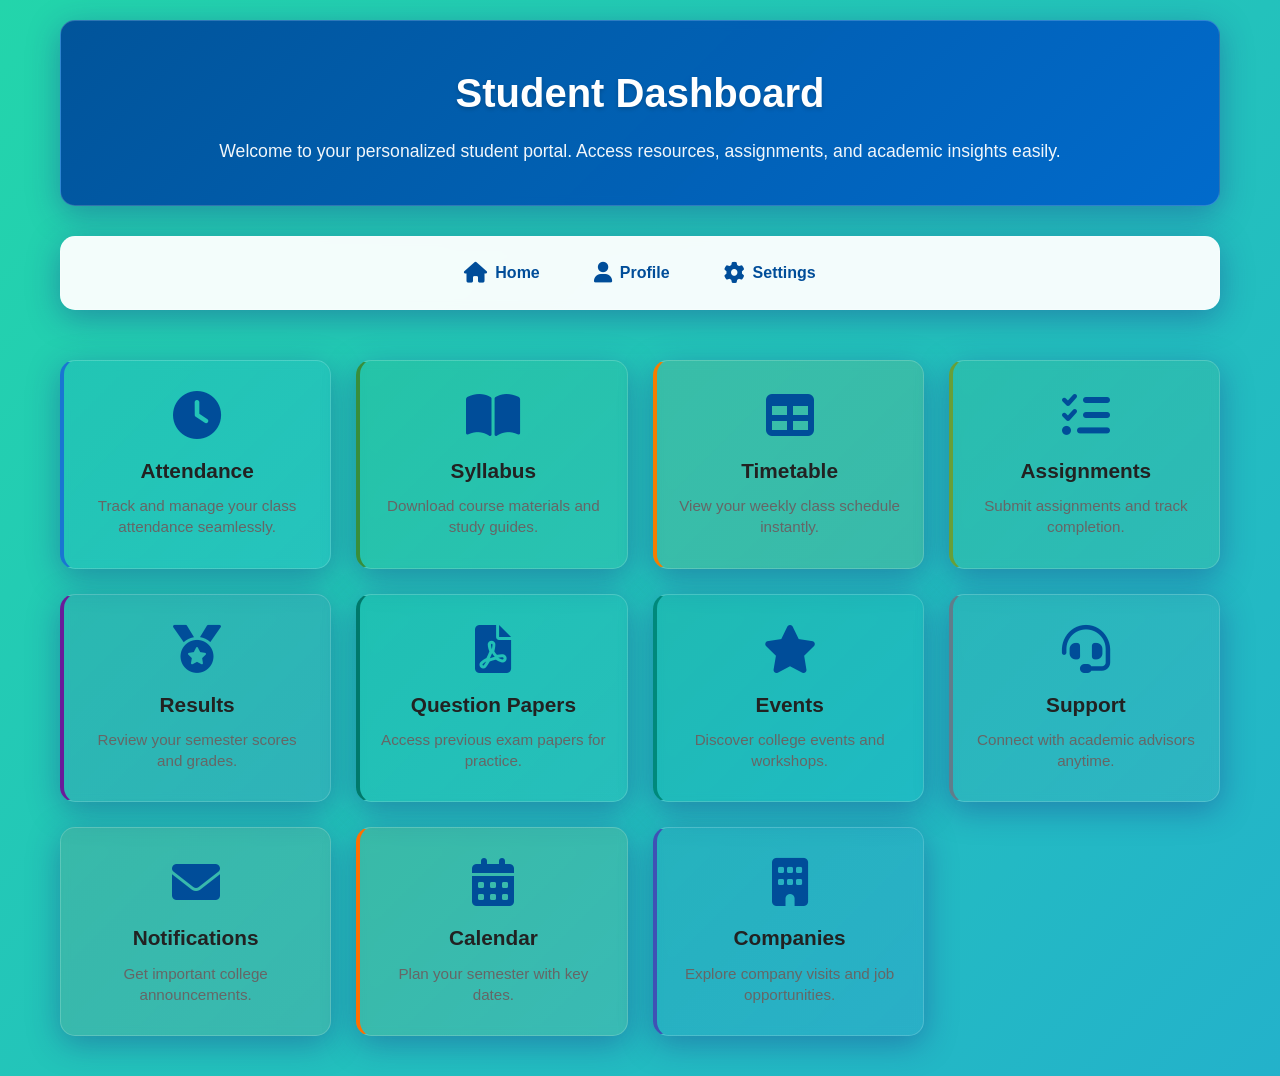
<file: pages/dashboards/student_dashboard.html>
<!DOCTYPE html>
<html lang="en">
<head>
    <meta charset="UTF-8">
    <meta name="viewport" content="width=device-width, initial-scale=1.0">
    <title>Student Dashboard</title>
    <link rel="stylesheet" href="../../assets/css/student_dashboard.css">
    <link rel="stylesheet" href="https://cdnjs.cloudflare.com/ajax/libs/font-awesome/6.0.0-beta3/css/all.min.css">
</head>

<body>
    <!-- Main Dashboard -->
    <main class="dashboard-container">
        <!-- Header Section -->
        <header>
            <h1>Student Dashboard</h1>
            <p>Welcome to your personalized student portal. Access resources, assignments, and academic insights easily.</p>
        </header>

        <!-- Secondary Navigation Menu -->
        <nav class="menu-bar">
            <ul>
                <li><a href="#home"><i class="fas fa-home"></i> Home</a></li>
                <li><a href="../grids/profile.html"><i class="fas fa-user"></i> Profile</a></li>
                <li><a href="#settings"><i class="fas fa-cog"></i> Settings</a></li>
            </ul>
        </nav>

        <!-- Dashboard Grid Section -->
        <section class="dashboard-grid" aria-label="Dashboard Sections">
            <article class="dashboard-card card-blue">
                <a href="../grids/attendance.html">
                    <i class="fas fa-clock"></i>
                    <h2>Attendance</h2>
                    <p>Track and manage your class attendance seamlessly.</p>
                </a>
            </article>
            <article class="dashboard-card card-green">
                <a href="#syllabus">
                    <i class="fas fa-book-open"></i>
                    <h2>Syllabus</h2>
                    <p>Download course materials and study guides.</p>
                </a>
            </article>
            <article class="dashboard-card card-yellow">
                <a href="#timetable">
                    <i class="fas fa-table"></i>
                    <h2>Timetable</h2>
                    <p>View your weekly class schedule instantly.</p>
                </a>
            </article>
            <article class="dashboard-card card-lime">
                <a href="#assignments">
                    <i class="fas fa-tasks"></i>
                    <h2>Assignments</h2>
                    <p>Submit assignments and track completion.</p>
                </a>
            </article>
            <article class="dashboard-card card-purple">
                <a href="../grids/results.html">
                    <i class="fas fa-medal"></i>
                    <h2>Results</h2>
                    <p>Review your semester scores and grades.</p>
                </a>
            </article>
            <article class="dashboard-card card-cyan">
                <a href="#question-papers">
                    <i class="fas fa-file-pdf"></i>
                    <h2>Question Papers</h2>
                    <p>Access previous exam papers for practice.</p>
                </a>
            </article>
            <article class="dashboard-card card-teal">
                <a href="#events">
                    <i class="fas fa-star"></i>
                    <h2>Events</h2>
                    <p>Discover college events and workshops.</p>
                </a>
            </article>
            <article class="dashboard-card card-gray">
                <a href="#support">
                    <i class="fas fa-headset"></i>
                    <h2>Support</h2>
                    <p>Connect with academic advisors anytime.</p>
                </a>
            </article>
            <article class="dashboard-card card-coral">
                <a href="#notifications">
                    <i class="fas fa-envelope"></i>
                    <h2>Notifications</h2>
                    <p>Get important college announcements.</p>
                </a>
            </article>
            <article class="dashboard-card card-amber">
                <a href="#calendar">
                    <i class="fas fa-calendar-alt"></i>
                    <h2>Calendar</h2>
                    <p>Plan your semester with key dates.</p>
                </a>
            </article>
            <article class="dashboard-card card-indigo">
                <a href="../grids/company_visit.html">
                    <i class="fas fa-building"></i>
                    <h2>Companies</h2>
                    <p>Explore company visits and job opportunities.</p>
                </a>
            </article>
        </section>
    </main>
</body>

</html>
</file>
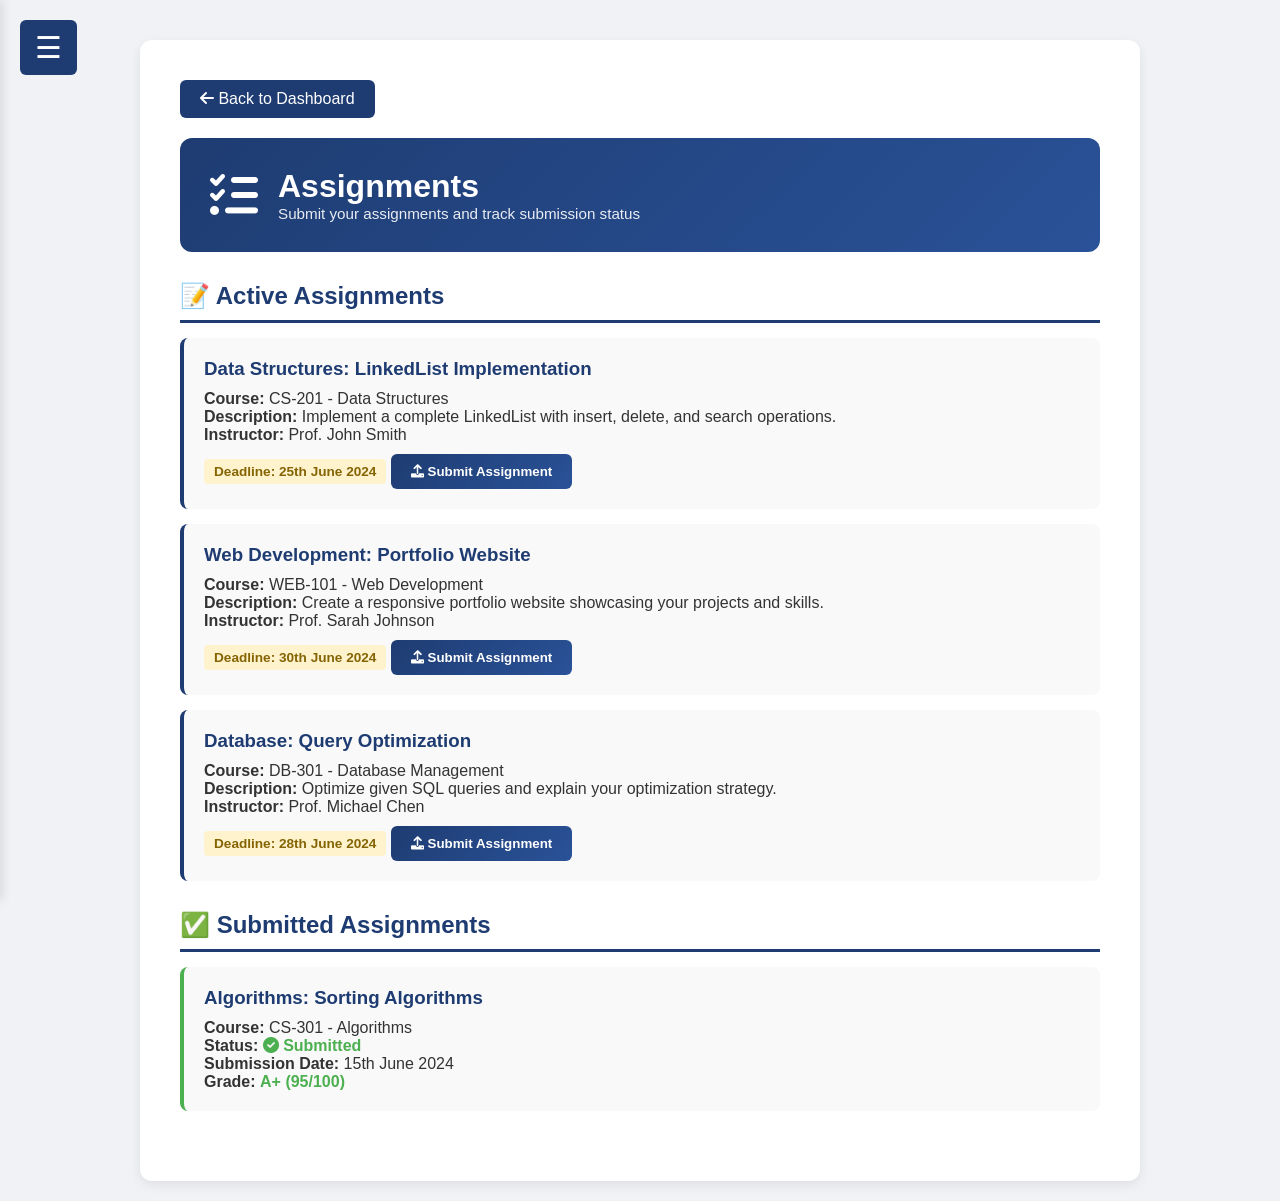
<file: pages/grids/assignments.html>
<!DOCTYPE html>
<html lang="en">
<head>
    <meta charset="UTF-8">
    <meta name="viewport" content="width=device-width, initial-scale=1.0">
    <title>Assignments - Edusphere</title>
    <link rel="stylesheet" href="https://cdnjs.cloudflare.com/ajax/libs/font-awesome/6.0.0-beta3/css/all.min.css">
    <style>
        * {
            margin: 0;
            padding: 0;
            box-sizing: border-box;
        }

        body {
            font-family: 'Segoe UI', Tahoma, Geneva, Verdana, sans-serif;
            background-color: #f0f2f5;
            color: #333;
            display: flex;
            justify-content: center;
            align-items: flex-start;
            min-height: 100vh;
            padding: 20px;
        }

        .container {
            background-color: #ffffff;
            border-radius: 12px;
            box-shadow: 0 4px 12px rgba(0, 0, 0, 0.08);
            width: 90%;
            max-width: 1000px;
            padding: 40px;
            margin-top: 20px;
        }

        .header {
            background: linear-gradient(135deg, #1e3c72, #2a5298);
            color: white;
            padding: 30px;
            border-radius: 12px;
            margin-bottom: 30px;
            display: flex;
            align-items: center;
            gap: 20px;
        }

        .header i {
            font-size: 3rem;
        }

        .header h1 {
            font-size: 2rem;
            font-weight: 700;
        }

        .header p {
            font-size: 0.95rem;
            opacity: 0.9;
        }

        .menu-toggle {
            position: fixed;
            top: 20px;
            left: 20px;
            font-size: 30px;
            cursor: pointer;
            background: #1e3c72;
            color: white;
            border: none;
            border-radius: 6px;
            padding: 10px 15px;
            z-index: 1001;
            transition: all 0.3s ease;
        }

        .sidebar {
            width: 250px;
            height: 100vh;
            background-color: #1e3c72;
            position: fixed;
            left: -250px;
            top: 0;
            transition: left 0.3s ease-in-out;
            padding-top: 60px;
            overflow-y: auto;
            box-shadow: 3px 0 10px rgba(0, 0, 0, 0.1);
            z-index: 1000;
        }

        .sidebar.active {
            left: 0;
        }

        .sidebar a {
            display: block;
            padding: 15px;
            color: white;
            text-decoration: none;
            margin-bottom: 5px;
            border-radius: 5px;
            transition: background 0.3s;
        }

        .sidebar a:hover {
            background-color: rgba(255, 255, 255, 0.2);
        }

        .content-section {
            margin-bottom: 30px;
        }

        .content-section h2 {
            color: #1e3c72;
            font-size: 1.5rem;
            margin-bottom: 15px;
            padding-bottom: 10px;
            border-bottom: 3px solid #1e3c72;
        }

        .assignment-card {
            background: #f9f9f9;
            border-left: 4px solid #1e3c72;
            border-radius: 8px;
            padding: 20px;
            margin-bottom: 15px;
            transition: all 0.3s ease;
        }

        .assignment-card:hover {
            box-shadow: 0 4px 12px rgba(0, 0, 0, 0.08);
            transform: translateY(-2px);
        }

        .assignment-card h3 {
            color: #1e3c72;
            margin-bottom: 10px;
        }

        .deadline {
            display: inline-block;
            background: #fff3cd;
            color: #856404;
            padding: 5px 10px;
            border-radius: 4px;
            font-size: 0.85rem;
            font-weight: 600;
            margin-top: 10px;
        }

        .submit-btn {
            background: linear-gradient(135deg, #1e3c72, #2a5298);
            color: white;
            border: none;
            padding: 10px 20px;
            border-radius: 6px;
            cursor: pointer;
            transition: all 0.3s ease;
            font-weight: 600;
            margin-top: 10px;
        }

        .submit-btn:hover {
            transform: translateY(-2px);
            box-shadow: 0 4px 12px rgba(30, 60, 114, 0.3);
        }

        .back-btn {
            display: inline-block;
            background: #1e3c72;
            color: white;
            padding: 10px 20px;
            border-radius: 6px;
            text-decoration: none;
            margin-bottom: 20px;
            transition: all 0.3s ease;
        }

        .back-btn:hover {
            background: #2a5298;
        }
    </style>
</head>
<body>
    <button class="menu-toggle" onclick="toggleSidebar()">☰</button>

    <div class="sidebar" id="sidebar">
        <a href="../dashboards/student_dashboard.html">Back to Dashboard</a>
        <a href="profile.html">Profile</a>
        <a href="attendance.html">Attendance</a>
        <a href="syllabus.html">Syllabus</a>
        <a href="timetable.html">Timetable</a>
        <a href="assignments.html">Assignments</a>
        <a href="results.html">Results</a>
        <a href="question_papers.html">Question Papers</a>
        <a href="events.html">Events</a>
        <a href="support.html">Support</a>
        <a href="notifications.html">Notifications</a>
        <a href="academic_calendar.html">Academic Calendar</a>
        <a href="company_visit.html">Company Visits</a>
        <a href="settings.html">Settings</a>
    </div>

    <div class="container">
        <a href="../dashboards/student_dashboard.html" class="back-btn"><i class="fas fa-arrow-left"></i> Back to Dashboard</a>
        
        <div class="header">
            <i class="fas fa-tasks"></i>
            <div>
                <h1>Assignments</h1>
                <p>Submit your assignments and track submission status</p>
            </div>
        </div>

        <div class="content-section">
            <h2>📝 Active Assignments</h2>

            <div class="assignment-card">
                <h3>Data Structures: LinkedList Implementation</h3>
                <p><strong>Course:</strong> CS-201 - Data Structures</p>
                <p><strong>Description:</strong> Implement a complete LinkedList with insert, delete, and search operations.</p>
                <p><strong>Instructor:</strong> Prof. John Smith</p>
                <div class="deadline">Deadline: 25th June 2024</div>
                <button class="submit-btn"><i class="fas fa-upload"></i> Submit Assignment</button>
            </div>

            <div class="assignment-card">
                <h3>Web Development: Portfolio Website</h3>
                <p><strong>Course:</strong> WEB-101 - Web Development</p>
                <p><strong>Description:</strong> Create a responsive portfolio website showcasing your projects and skills.</p>
                <p><strong>Instructor:</strong> Prof. Sarah Johnson</p>
                <div class="deadline">Deadline: 30th June 2024</div>
                <button class="submit-btn"><i class="fas fa-upload"></i> Submit Assignment</button>
            </div>

            <div class="assignment-card">
                <h3>Database: Query Optimization</h3>
                <p><strong>Course:</strong> DB-301 - Database Management</p>
                <p><strong>Description:</strong> Optimize given SQL queries and explain your optimization strategy.</p>
                <p><strong>Instructor:</strong> Prof. Michael Chen</p>
                <div class="deadline">Deadline: 28th June 2024</div>
                <button class="submit-btn"><i class="fas fa-upload"></i> Submit Assignment</button>
            </div>
        </div>

        <div class="content-section">
            <h2>✅ Submitted Assignments</h2>

            <div class="assignment-card" style="border-left-color: #4caf50;">
                <h3>Algorithms: Sorting Algorithms</h3>
                <p><strong>Course:</strong> CS-301 - Algorithms</p>
                <p><strong>Status:</strong> <span style="color: #4caf50; font-weight: 600;"><i class="fas fa-check-circle"></i> Submitted</span></p>
                <p><strong>Submission Date:</strong> 15th June 2024</p>
                <p><strong>Grade:</strong> <span style="color: #4caf50; font-weight: 600;">A+ (95/100)</span></p>
            </div>
        </div>
    </div>

    <script>
        function toggleSidebar() {
            const sidebar = document.getElementById('sidebar');
            sidebar.classList.toggle('active');
        }
    </script>
</body>
</html>
</file>
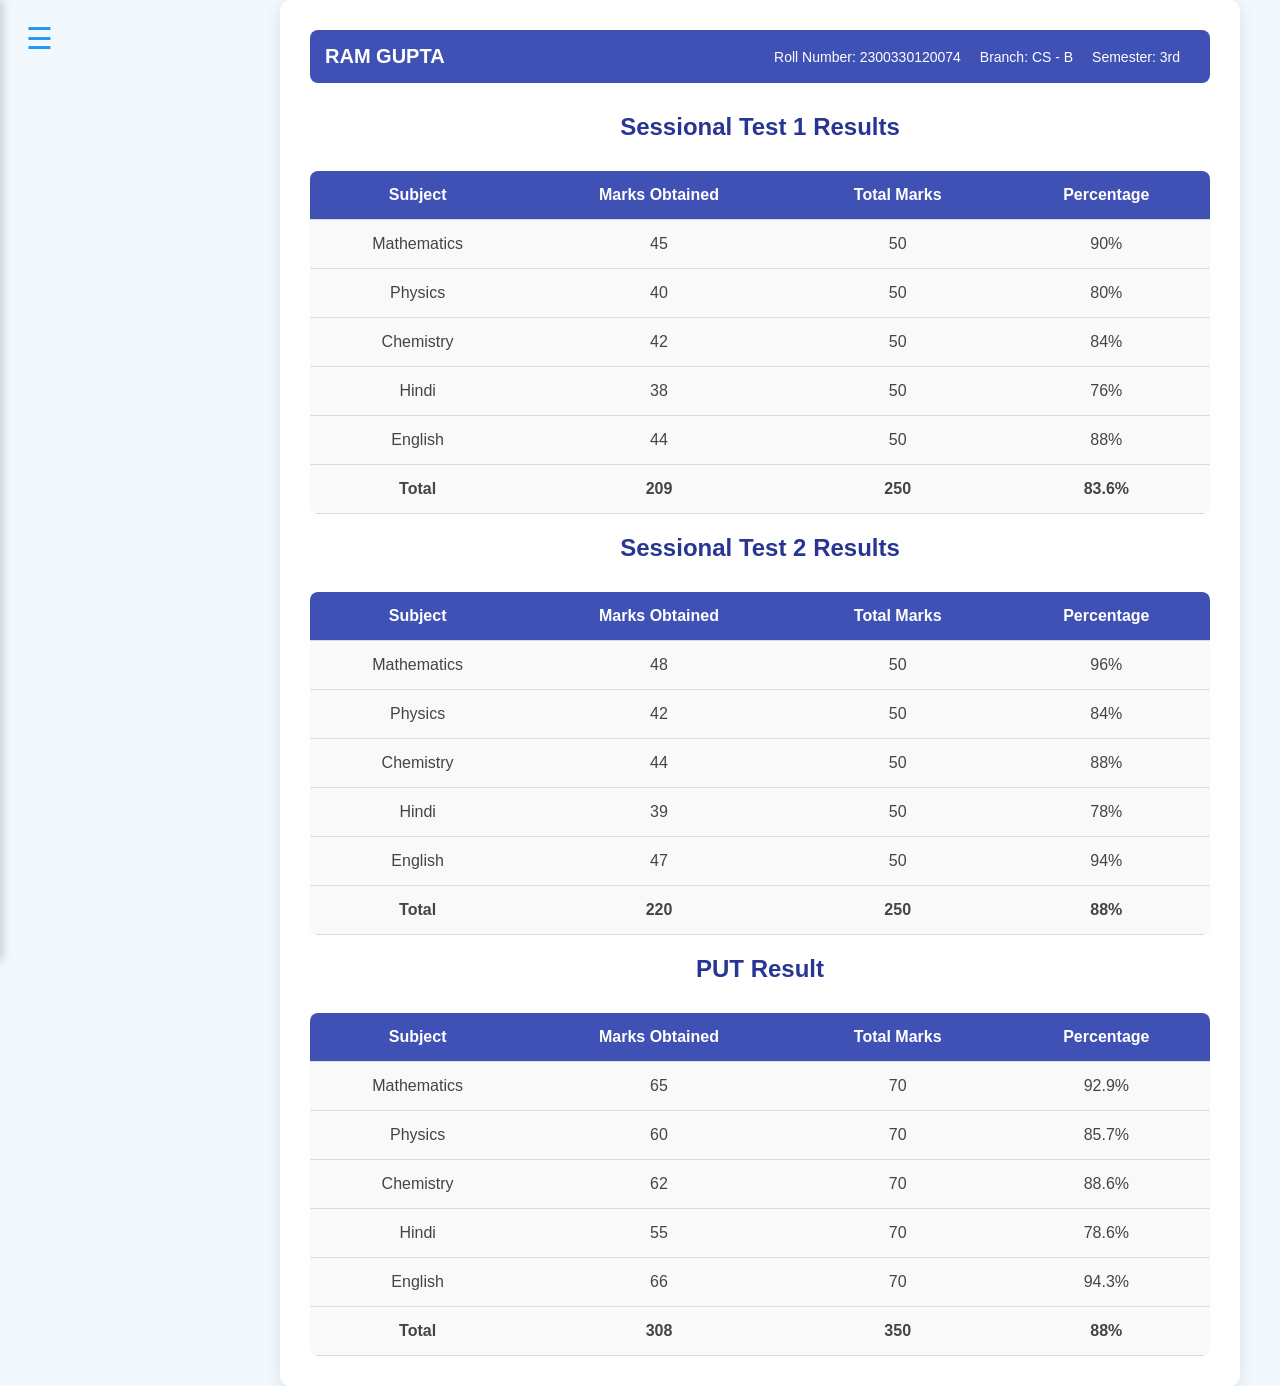
<file: pages/grids/results.html>
<!DOCTYPE html>
<html lang="en">
<head>
    <meta charset="UTF-8">
    <meta name="viewport" content="width=device-width, initial-scale=1.0">
    <title>Sessional & Semester Results</title>
    <style>
        /* Global Styles */
        body {
            font-family: 'Segoe UI', Tahoma, Geneva, Verdana, sans-serif;
            background-color: #f1f8fe; /* Soft light blue background */
            margin: 0;
            padding: 0;
            color: #333;
            display: flex;
        }

        .container {
            max-width: 900px;
            margin-left: 280px;
            background-color: #ffffff;
            padding: 30px;
            border-radius: 10px;
            box-shadow: 0 4px 15px rgba(0, 0, 0, 0.1);
            flex-grow: 1;
            transition: margin-left 0.3s ease-in-out;
        }

        h2 {
            text-align: center;
            color: #283593; /* Dark blue heading */
            margin-bottom: 20px;
        }

        /* Table Styles */
        table {
            width: 100%;
            border-collapse: collapse;
            margin-top: 30px;
            border-radius: 8px;
            overflow: hidden;
        }

        th, td {
            padding: 15px;
            text-align: center;
            border-bottom: 1px solid #ddd;
        }

        th {
            background-color: #3f51b5; /* Vibrant blue */
            color: white;
            font-weight: bold;
        }

        td {
            background-color: #f9f9f9;
            color: #444;
        }

        td:hover {
            background-color: #f1f8fe;
        }

        /* Sidebar Styles */
        .sidebar {
            width: 250px;
            height: 100vh;
            background-color: #2196f3; /* Blue color */
            position: fixed;
            top: 0;
            left: -250px;
            transition: left 0.3s ease;
            padding-top: 60px;
            overflow-y: auto;
            box-shadow: 2px 0 10px rgba(0, 0, 0, 0.2);
        }

        .sidebar.active {
            left: 0;
        }

        .sidebar a {
            padding: 15px;
            color: #fff;
            text-decoration: none;
            font-size: 16px;
            display: block;
            margin: 5px 0;
            transition: background 0.3s ease;
            border-radius: 5px;
        }

        .sidebar a:hover {
            background-color: #0288d1;
        }

        .menu-toggle {
            position: fixed;
            top: 20px;
            left: 20px;
            font-size: 30px;
            color: #2196f3;
            background: transparent;
            border: none;
            cursor: pointer;
            z-index: 1001;
        }

        .menu-toggle:hover {
            color: #0288d1;
        }

        /* Profile Header */
        .profile-header {
            display: flex;
            justify-content: space-between;
            align-items: center;
            padding: 15px;
            background-color: #3f51b5;
            color: white;
            border-radius: 8px;
            margin-bottom: 30px;
        }

        .profile-header .name {
            font-size: 20px;
            font-weight: bold;
        }

        .profile-header .details {
            font-size: 14px;
        }

        .profile-header .details span {
            margin-right: 15px;
        }

        /* Button Styling */
        .button {
            background-color: #3f51b5;
            color: white;
            padding: 10px 20px;
            border: none;
            border-radius: 5px;
            cursor: pointer;
            transition: background 0.3s ease;
        }

        .button:hover {
            background-color: #283593;
        }

    </style>
</head>
<body>

<!-- Menu Toggle Button -->
<button class="menu-toggle" onclick="toggleSidebar()">&#9776;</button>

<!-- Sidebar -->
<div class="sidebar" id="sidebar">
    <a href="../dashboards/student_dashboard.html">Back to Dashboard</a>
    <a href="profile.html">Profile</a>
    <a href="attendance.html">Attendance</a>
    <a href="syllabus.html">Syllabus</a>
    <a href="timetable.html">Timetable</a>
    <a href="assignments.html">Assignments</a>
    <a href="results.html">Results</a>
    <a href="question_papers.html">Question Papers</a>
    <a href="events.html">Events</a>
    <a href="support.html">Support</a>
    <a href="notifications.html">Notifications</a>
    <a href="academic_calendar.html">Academic Calendar</a>
    <a href="company_visit.html">Company Visits</a>
    <a href="settings.html">Settings</a>
</div>

<!-- Main Content -->
<div class="container">
    <!-- Profile Header -->
    <div class="profile-header">
        <div class="name">RAM GUPTA</div>
        <div class="details">
            <span>Roll Number: 2300330120074</span>
            <span>Branch: CS - B</span>
            <span>Semester: 3rd</span>
        </div>
    </div>

    <!-- Sessional Results -->
    <h2>Sessional Test 1 Results</h2>
    <table>
        <thead>
            <tr>
                <th>Subject</th>
                <th>Marks Obtained</th>
                <th>Total Marks</th>
                <th>Percentage</th>
            </tr>
        </thead>
        <tbody>
            <tr><td>Mathematics</td><td>45</td><td>50</td><td>90%</td></tr>
            <tr><td>Physics</td><td>40</td><td>50</td><td>80%</td></tr>
            <tr><td>Chemistry</td><td>42</td><td>50</td><td>84%</td></tr>
            <tr><td>Hindi</td><td>38</td><td>50</td><td>76%</td></tr>
            <tr><td>English</td><td>44</td><td>50</td><td>88%</td></tr>
            <tr><td><strong>Total</strong></td><td><strong>209</strong></td><td><strong>250</strong></td><td><strong>83.6%</strong></td></tr>
        </tbody>
    </table>

    <h2>Sessional Test 2 Results</h2>
    <table>
        <thead>
            <tr>
                <th>Subject</th>
                <th>Marks Obtained</th>
                <th>Total Marks</th>
                <th>Percentage</th>
            </tr>
        </thead>
        <tbody>
            <tr><td>Mathematics</td><td>48</td><td>50</td><td>96%</td></tr>
            <tr><td>Physics</td><td>42</td><td>50</td><td>84%</td></tr>
            <tr><td>Chemistry</td><td>44</td><td>50</td><td>88%</td></tr>
            <tr><td>Hindi</td><td>39</td><td>50</td><td>78%</td></tr>
            <tr><td>English</td><td>47</td><td>50</td><td>94%</td></tr>
            <tr><td><strong>Total</strong></td><td><strong>220</strong></td><td><strong>250</strong></td><td><strong>88%</strong></td></tr>
        </tbody>
    </table>

    <h2>PUT Result</h2>
    <table>
        <thead>
            <tr>
                <th>Subject</th>
                <th>Marks Obtained</th>
                <th>Total Marks</th>
                <th>Percentage</th>
            </tr>
        </thead>
        <tbody>
            <tr><td>Mathematics</td><td>65</td><td>70</td><td>92.9%</td></tr>
            <tr><td>Physics</td><td>60</td><td>70</td><td>85.7%</td></tr>
            <tr><td>Chemistry</td><td>62</td><td>70</td><td>88.6%</td></tr>
            <tr><td>Hindi</td><td>55</td><td>70</td><td>78.6%</td></tr>
            <tr><td>English</td><td>66</td><td>70</td><td>94.3%</td></tr>
            <tr><td><strong>Total</strong></td><td><strong>308</strong></td><td><strong>350</strong></td><td><strong>88%</strong></td></tr>
        </tbody>
    </table>
</div>

<script>
    function toggleSidebar() {
        const sidebar = document.getElementById("sidebar");
        sidebar.classList.toggle("active");
    }
</script>

</body>
</html>
</file>
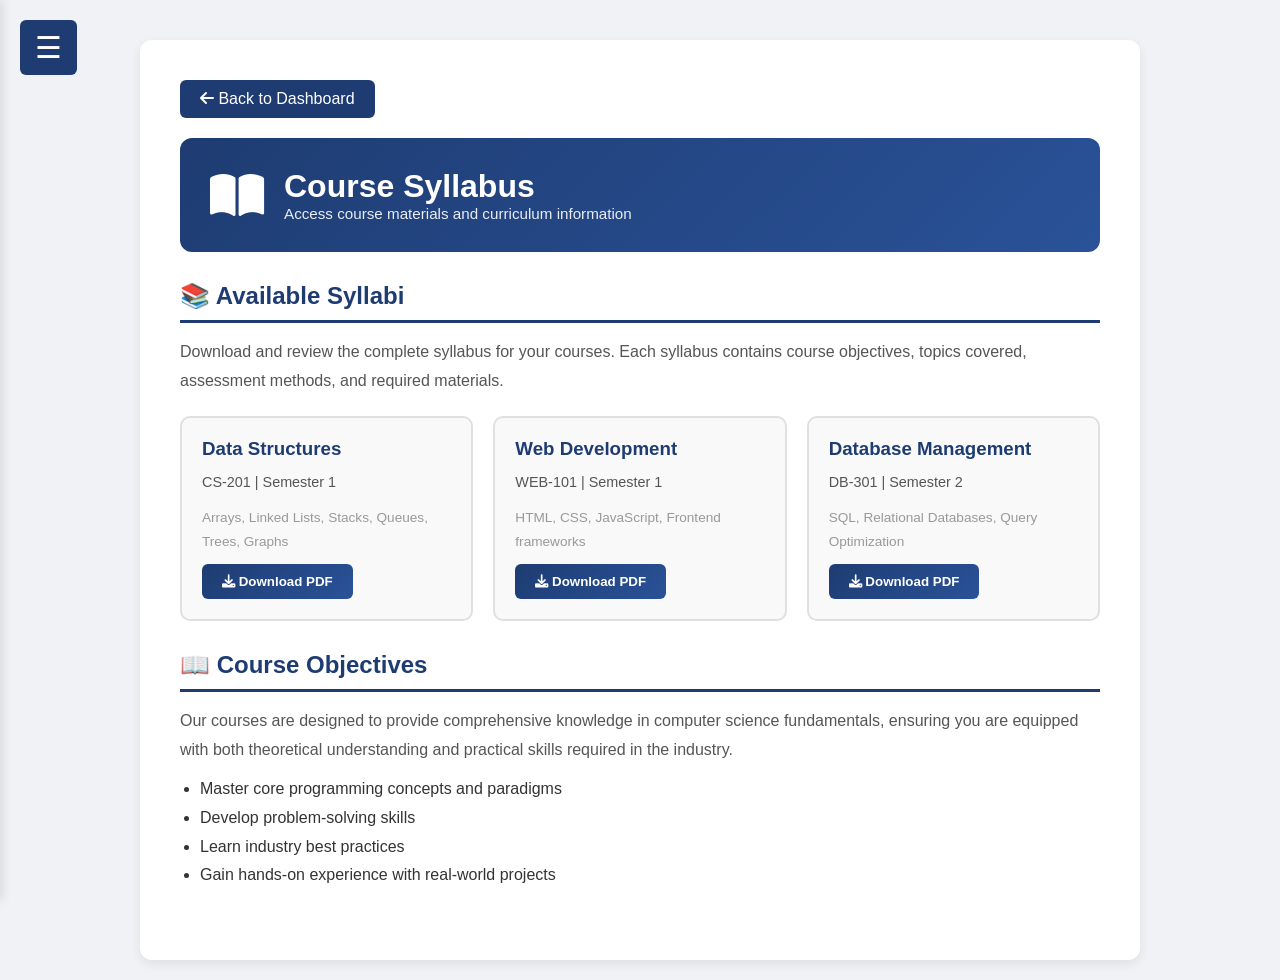
<file: pages/grids/syllabus.html>
<!DOCTYPE html>
<html lang="en">
<head>
    <meta charset="UTF-8">
    <meta name="viewport" content="width=device-width, initial-scale=1.0">
    <title>Syllabus - Edusphere</title>
    <link rel="stylesheet" href="https://cdnjs.cloudflare.com/ajax/libs/font-awesome/6.0.0-beta3/css/all.min.css">
    <style>
        * {
            margin: 0;
            padding: 0;
            box-sizing: border-box;
        }

        body {
            font-family: 'Segoe UI', Tahoma, Geneva, Verdana, sans-serif;
            background-color: #f0f2f5;
            color: #333;
            display: flex;
            justify-content: center;
            align-items: flex-start;
            min-height: 100vh;
            padding: 20px;
        }

        .container {
            background-color: #ffffff;
            border-radius: 12px;
            box-shadow: 0 4px 12px rgba(0, 0, 0, 0.08);
            width: 90%;
            max-width: 1000px;
            padding: 40px;
            margin-top: 20px;
        }

        .header {
            background: linear-gradient(135deg, #1e3c72, #2a5298);
            color: white;
            padding: 30px;
            border-radius: 12px;
            margin-bottom: 30px;
            display: flex;
            align-items: center;
            gap: 20px;
        }

        .header i {
            font-size: 3rem;
        }

        .header h1 {
            font-size: 2rem;
            font-weight: 700;
        }

        .header p {
            font-size: 0.95rem;
            opacity: 0.9;
        }

        .menu-toggle {
            position: fixed;
            top: 20px;
            left: 20px;
            font-size: 30px;
            cursor: pointer;
            background: #1e3c72;
            color: white;
            border: none;
            border-radius: 6px;
            padding: 10px 15px;
            z-index: 1001;
            transition: all 0.3s ease;
        }

        .menu-toggle:hover {
            background: #2a5298;
        }

        .sidebar {
            width: 250px;
            height: 100vh;
            background-color: #1e3c72;
            position: fixed;
            left: -250px;
            top: 0;
            transition: left 0.3s ease-in-out;
            padding-top: 60px;
            overflow-y: auto;
            box-shadow: 3px 0 10px rgba(0, 0, 0, 0.1);
            z-index: 1000;
        }

        .sidebar.active {
            left: 0;
        }

        .sidebar a {
            display: block;
            padding: 15px;
            color: white;
            text-decoration: none;
            margin-bottom: 5px;
            border-radius: 5px;
            transition: background 0.3s;
        }

        .sidebar a:hover {
            background-color: rgba(255, 255, 255, 0.2);
        }

        .content-section {
            margin-bottom: 30px;
        }

        .content-section h2 {
            color: #1e3c72;
            font-size: 1.5rem;
            margin-bottom: 15px;
            padding-bottom: 10px;
            border-bottom: 3px solid #1e3c72;
        }

        .content-section p {
            line-height: 1.8;
            color: #555;
            margin-bottom: 10px;
        }

        .course-list {
            display: grid;
            grid-template-columns: repeat(auto-fill, minmax(250px, 1fr));
            gap: 20px;
            margin-top: 20px;
        }

        .course-card {
            background: #f9f9f9;
            border: 2px solid #e0e0e0;
            border-radius: 10px;
            padding: 20px;
            transition: all 0.3s ease;
        }

        .course-card:hover {
            border-color: #1e3c72;
            box-shadow: 0 6px 12px rgba(30, 60, 114, 0.15);
        }

        .course-card h3 {
            color: #1e3c72;
            margin-bottom: 10px;
        }

        .course-card p {
            font-size: 0.9rem;
        }

        .download-btn {
            background: linear-gradient(135deg, #1e3c72, #2a5298);
            color: white;
            border: none;
            padding: 10px 20px;
            border-radius: 6px;
            cursor: pointer;
            transition: all 0.3s ease;
            font-weight: 600;
        }

        .download-btn:hover {
            transform: translateY(-2px);
            box-shadow: 0 4px 12px rgba(30, 60, 114, 0.3);
        }

        .back-btn {
            display: inline-block;
            background: #1e3c72;
            color: white;
            padding: 10px 20px;
            border-radius: 6px;
            text-decoration: none;
            margin-bottom: 20px;
            transition: all 0.3s ease;
        }

        .back-btn:hover {
            background: #2a5298;
            transform: translateX(-3px);
        }
    </style>
</head>
<body>
    <button class="menu-toggle" onclick="toggleSidebar()">☰</button>

    <div class="sidebar" id="sidebar">
        <a href="../dashboards/student_dashboard.html">Back to Dashboard</a>
        <a href="profile.html">Profile</a>
        <a href="attendance.html">Attendance</a>
        <a href="syllabus.html">Syllabus</a>
        <a href="timetable.html">Timetable</a>
        <a href="assignments.html">Assignments</a>
        <a href="results.html">Results</a>
        <a href="question_papers.html">Question Papers</a>
        <a href="events.html">Events</a>
        <a href="support.html">Support</a>
        <a href="notifications.html">Notifications</a>
        <a href="academic_calendar.html">Academic Calendar</a>
        <a href="company_visit.html">Company Visits</a>
        <a href="settings.html">Settings</a>
    </div>

    <div class="container">
        <a href="../dashboards/student_dashboard.html" class="back-btn"><i class="fas fa-arrow-left"></i> Back to Dashboard</a>
        
        <div class="header">
            <i class="fas fa-book-open"></i>
            <div>
                <h1>Course Syllabus</h1>
                <p>Access course materials and curriculum information</p>
            </div>
        </div>

        <div class="content-section">
            <h2>📚 Available Syllabi</h2>
            <p>Download and review the complete syllabus for your courses. Each syllabus contains course objectives, topics covered, assessment methods, and required materials.</p>
            
            <div class="course-list">
                <div class="course-card">
                    <h3>Data Structures</h3>
                    <p>CS-201 | Semester 1</p>
                    <p style="font-size: 0.85rem; color: #999; margin-top: 10px;">Arrays, Linked Lists, Stacks, Queues, Trees, Graphs</p>
                    <button class="download-btn" onclick="alert('Downloading syllabus...')"><i class="fas fa-download"></i> Download PDF</button>
                </div>

                <div class="course-card">
                    <h3>Web Development</h3>
                    <p>WEB-101 | Semester 1</p>
                    <p style="font-size: 0.85rem; color: #999; margin-top: 10px;">HTML, CSS, JavaScript, Frontend frameworks</p>
                    <button class="download-btn" onclick="alert('Downloading syllabus...')"><i class="fas fa-download"></i> Download PDF</button>
                </div>

                <div class="course-card">
                    <h3>Database Management</h3>
                    <p>DB-301 | Semester 2</p>
                    <p style="font-size: 0.85rem; color: #999; margin-top: 10px;">SQL, Relational Databases, Query Optimization</p>
                    <button class="download-btn" onclick="alert('Downloading syllabus...')"><i class="fas fa-download"></i> Download PDF</button>
                </div>
            </div>
        </div>

        <div class="content-section">
            <h2>📖 Course Objectives</h2>
            <p>Our courses are designed to provide comprehensive knowledge in computer science fundamentals, ensuring you are equipped with both theoretical understanding and practical skills required in the industry.</p>
            <ul style="margin-left: 20px; line-height: 1.8;">
                <li>Master core programming concepts and paradigms</li>
                <li>Develop problem-solving skills</li>
                <li>Learn industry best practices</li>
                <li>Gain hands-on experience with real-world projects</li>
            </ul>
        </div>
    </div>

    <script>
        function toggleSidebar() {
            const sidebar = document.getElementById('sidebar');
            sidebar.classList.toggle('active');
        }
    </script>
</body>
</html>
</file>
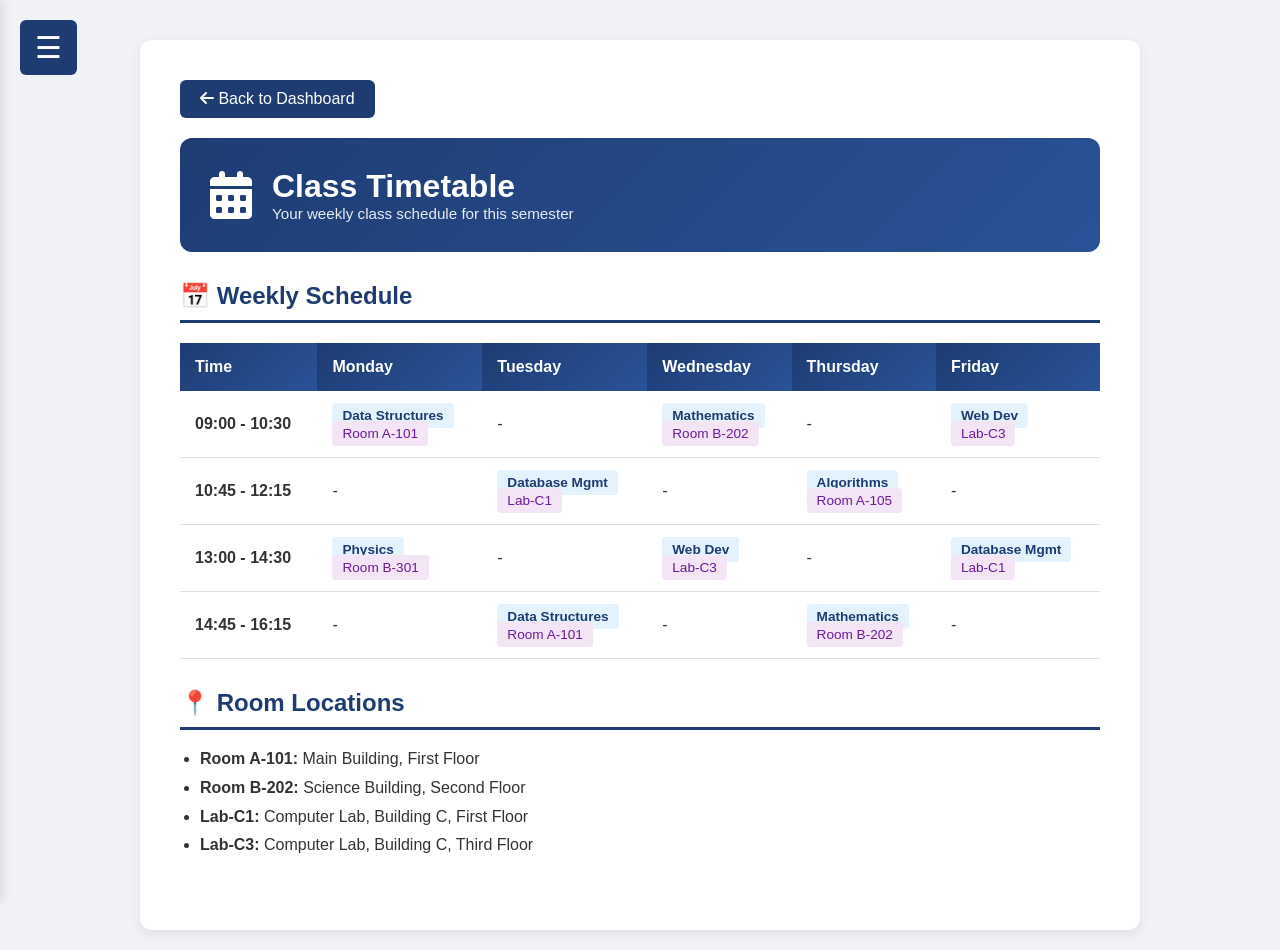
<file: pages/grids/timetable.html>
<!DOCTYPE html>
<html lang="en">
<head>
    <meta charset="UTF-8">
    <meta name="viewport" content="width=device-width, initial-scale=1.0">
    <title>Timetable - Edusphere</title>
    <link rel="stylesheet" href="https://cdnjs.cloudflare.com/ajax/libs/font-awesome/6.0.0-beta3/css/all.min.css">
    <style>
        * {
            margin: 0;
            padding: 0;
            box-sizing: border-box;
        }

        body {
            font-family: 'Segoe UI', Tahoma, Geneva, Verdana, sans-serif;
            background-color: #f0f2f5;
            color: #333;
            display: flex;
            justify-content: center;
            align-items: flex-start;
            min-height: 100vh;
            padding: 20px;
        }

        .container {
            background-color: #ffffff;
            border-radius: 12px;
            box-shadow: 0 4px 12px rgba(0, 0, 0, 0.08);
            width: 90%;
            max-width: 1000px;
            padding: 40px;
            margin-top: 20px;
        }

        .header {
            background: linear-gradient(135deg, #1e3c72, #2a5298);
            color: white;
            padding: 30px;
            border-radius: 12px;
            margin-bottom: 30px;
            display: flex;
            align-items: center;
            gap: 20px;
        }

        .header i {
            font-size: 3rem;
        }

        .header h1 {
            font-size: 2rem;
            font-weight: 700;
        }

        .header p {
            font-size: 0.95rem;
            opacity: 0.9;
        }

        .menu-toggle {
            position: fixed;
            top: 20px;
            left: 20px;
            font-size: 30px;
            cursor: pointer;
            background: #1e3c72;
            color: white;
            border: none;
            border-radius: 6px;
            padding: 10px 15px;
            z-index: 1001;
            transition: all 0.3s ease;
        }

        .menu-toggle:hover {
            background: #2a5298;
        }

        .sidebar {
            width: 250px;
            height: 100vh;
            background-color: #1e3c72;
            position: fixed;
            left: -250px;
            top: 0;
            transition: left 0.3s ease-in-out;
            padding-top: 60px;
            overflow-y: auto;
            box-shadow: 3px 0 10px rgba(0, 0, 0, 0.1);
            z-index: 1000;
        }

        .sidebar.active {
            left: 0;
        }

        .sidebar a {
            display: block;
            padding: 15px;
            color: white;
            text-decoration: none;
            margin-bottom: 5px;
            border-radius: 5px;
            transition: background 0.3s;
        }

        .sidebar a:hover {
            background-color: rgba(255, 255, 255, 0.2);
        }

        .content-section {
            margin-bottom: 30px;
        }

        .content-section h2 {
            color: #1e3c72;
            font-size: 1.5rem;
            margin-bottom: 15px;
            padding-bottom: 10px;
            border-bottom: 3px solid #1e3c72;
        }

        .timetable {
            width: 100%;
            border-collapse: collapse;
            margin-top: 20px;
        }

        .timetable th {
            background: linear-gradient(135deg, #1e3c72, #2a5298);
            color: white;
            padding: 15px;
            text-align: left;
            font-weight: 600;
        }

        .timetable td {
            padding: 15px;
            border-bottom: 1px solid #e0e0e0;
        }

        .timetable tr:hover {
            background-color: #f9f9f9;
        }

        .course-tag {
            background: #e3f2fd;
            color: #1e3c72;
            padding: 5px 10px;
            border-radius: 4px;
            font-size: 0.85rem;
            font-weight: 600;
        }

        .room-tag {
            background: #f3e5f5;
            color: #6a1b9a;
            padding: 5px 10px;
            border-radius: 4px;
            font-size: 0.85rem;
        }

        .back-btn {
            display: inline-block;
            background: #1e3c72;
            color: white;
            padding: 10px 20px;
            border-radius: 6px;
            text-decoration: none;
            margin-bottom: 20px;
            transition: all 0.3s ease;
        }

        .back-btn:hover {
            background: #2a5298;
            transform: translateX(-3px);
        }
    </style>
</head>
<body>
    <button class="menu-toggle" onclick="toggleSidebar()">☰</button>

    <div class="sidebar" id="sidebar">
        <a href="../dashboards/student_dashboard.html">Back to Dashboard</a>
        <a href="profile.html">Profile</a>
        <a href="attendance.html">Attendance</a>
        <a href="syllabus.html">Syllabus</a>
        <a href="timetable.html">Timetable</a>
        <a href="assignments.html">Assignments</a>
        <a href="results.html">Results</a>
        <a href="question_papers.html">Question Papers</a>
        <a href="events.html">Events</a>
        <a href="support.html">Support</a>
        <a href="notifications.html">Notifications</a>
        <a href="academic_calendar.html">Academic Calendar</a>
        <a href="company_visit.html">Company Visits</a>
        <a href="settings.html">Settings</a>
    </div>

    <div class="container">
        <a href="../dashboards/student_dashboard.html" class="back-btn"><i class="fas fa-arrow-left"></i> Back to Dashboard</a>
        
        <div class="header">
            <i class="fas fa-calendar-days"></i>
            <div>
                <h1>Class Timetable</h1>
                <p>Your weekly class schedule for this semester</p>
            </div>
        </div>

        <div class="content-section">
            <h2>📅 Weekly Schedule</h2>
            <table class="timetable">
                <thead>
                    <tr>
                        <th>Time</th>
                        <th>Monday</th>
                        <th>Tuesday</th>
                        <th>Wednesday</th>
                        <th>Thursday</th>
                        <th>Friday</th>
                    </tr>
                </thead>
                <tbody>
                    <tr>
                        <td><strong>09:00 - 10:30</strong></td>
                        <td><span class="course-tag">Data Structures</span><br><span class="room-tag">Room A-101</span></td>
                        <td>-</td>
                        <td><span class="course-tag">Mathematics</span><br><span class="room-tag">Room B-202</span></td>
                        <td>-</td>
                        <td><span class="course-tag">Web Dev</span><br><span class="room-tag">Lab-C3</span></td>
                    </tr>
                    <tr>
                        <td><strong>10:45 - 12:15</strong></td>
                        <td>-</td>
                        <td><span class="course-tag">Database Mgmt</span><br><span class="room-tag">Lab-C1</span></td>
                        <td>-</td>
                        <td><span class="course-tag">Algorithms</span><br><span class="room-tag">Room A-105</span></td>
                        <td>-</td>
                    </tr>
                    <tr>
                        <td><strong>13:00 - 14:30</strong></td>
                        <td><span class="course-tag">Physics</span><br><span class="room-tag">Room B-301</span></td>
                        <td>-</td>
                        <td><span class="course-tag">Web Dev</span><br><span class="room-tag">Lab-C3</span></td>
                        <td>-</td>
                        <td><span class="course-tag">Database Mgmt</span><br><span class="room-tag">Lab-C1</span></td>
                    </tr>
                    <tr>
                        <td><strong>14:45 - 16:15</strong></td>
                        <td>-</td>
                        <td><span class="course-tag">Data Structures</span><br><span class="room-tag">Room A-101</span></td>
                        <td>-</td>
                        <td><span class="course-tag">Mathematics</span><br><span class="room-tag">Room B-202</span></td>
                        <td>-</td>
                    </tr>
                </tbody>
            </table>
        </div>

        <div class="content-section">
            <h2>📍 Room Locations</h2>
            <ul style="margin-left: 20px; line-height: 1.8;">
                <li><strong>Room A-101:</strong> Main Building, First Floor</li>
                <li><strong>Room B-202:</strong> Science Building, Second Floor</li>
                <li><strong>Lab-C1:</strong> Computer Lab, Building C, First Floor</li>
                <li><strong>Lab-C3:</strong> Computer Lab, Building C, Third Floor</li>
            </ul>
        </div>
    </div>

    <script>
        function toggleSidebar() {
            const sidebar = document.getElementById('sidebar');
            sidebar.classList.toggle('active');
        }
    </script>
</body>
</html>
</file>
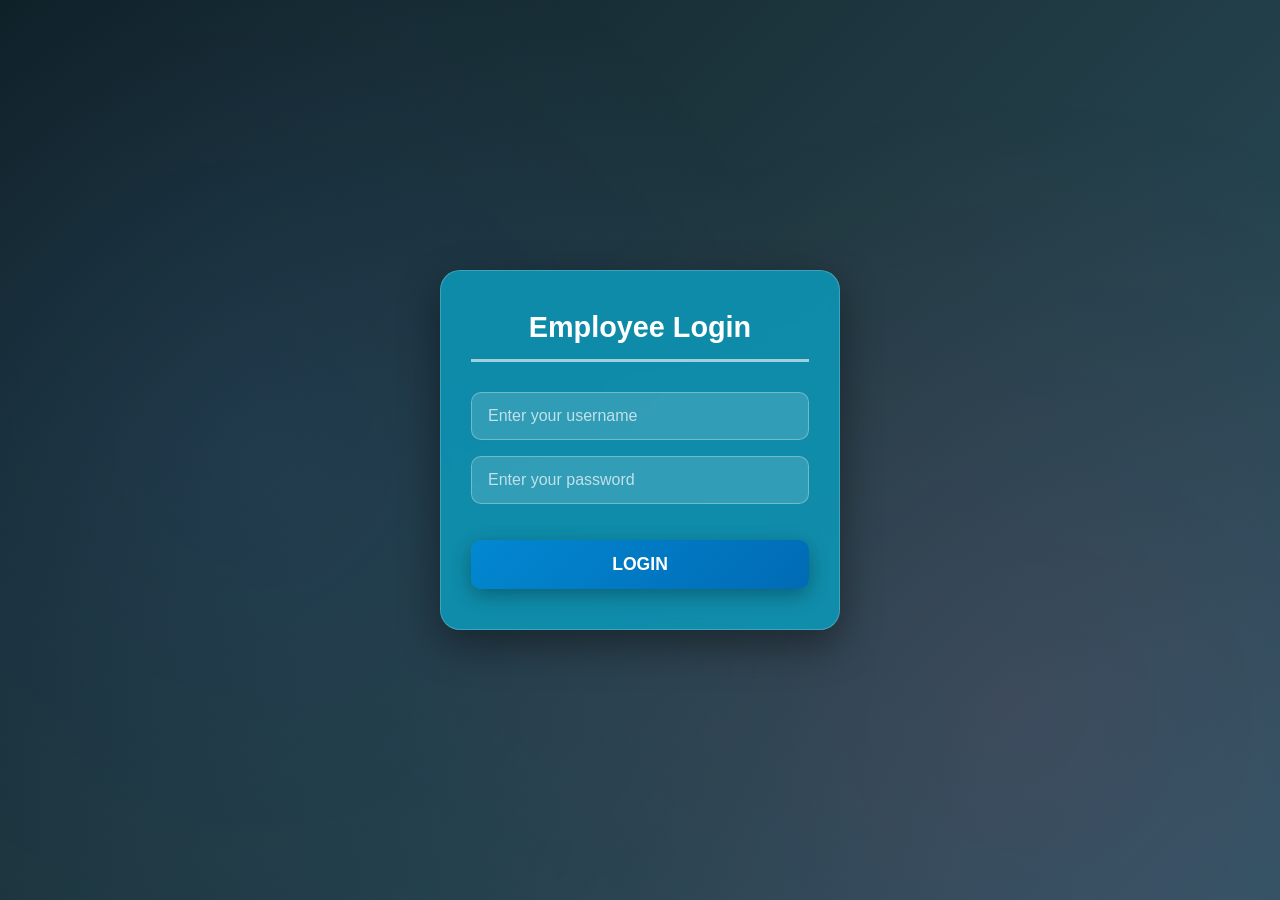
<file: pages/login/employee_login.html>
<!DOCTYPE html>
<html lang="en">
<head>
    <meta charset="UTF-8">
    <meta name="viewport" content="width=device-width, initial-scale=1.0">
    <title>Employee Login - Edusphere</title>
    <link rel="stylesheet" href="../../assets/css/login.css">
</head>
<body>
    <div>
        <form action="/action.php">
            <h1>Employee Login</h1>
            <input type="text" id="username" placeholder="Enter your username" class="box" required> 
            <input type="password" id="password" placeholder="Enter your password" class="box" required>
            <button type="submit" formaction="../dashboards/employee_dashboard.html">LOGIN</button>
        </form>
    </div>
</body>
</html>
</file>
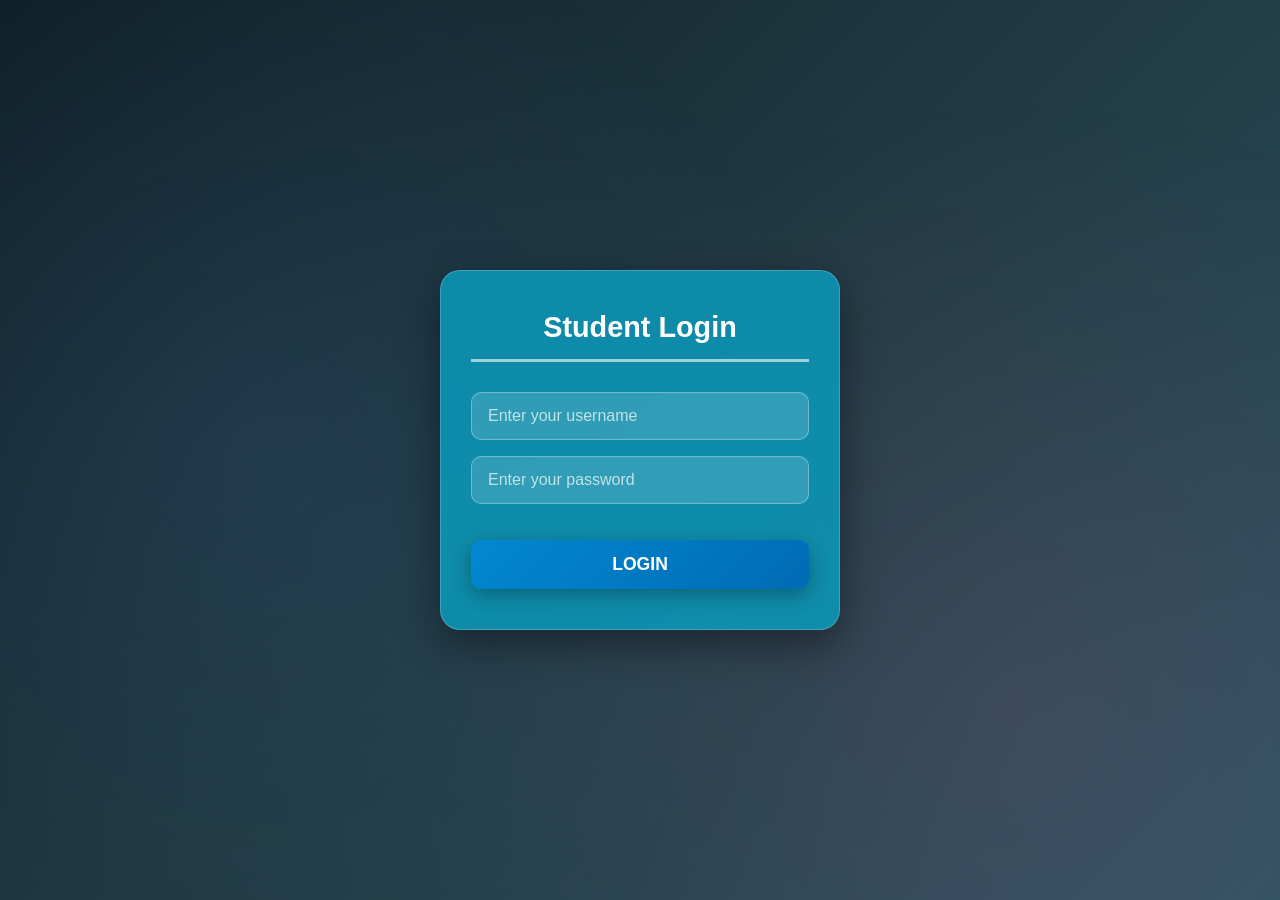
<file: pages/login/student_login.html>
<!DOCTYPE html>
<html lang="en">
<head>
    <meta charset="UTF-8">
    <meta name="viewport" content="width=device-width, initial-scale=1.0">
    <title>Student Login - Edusphere</title>
    <link rel="stylesheet" href="../../assets/css/login.css">
</head>
<body>
    <div>
        <form action="/action.php">
            <h1>Student Login</h1>
            <input type="text" id="username" placeholder="Enter your username" class="box" required> 
            <input type="password" id="password" placeholder="Enter your password" class="box" required>
            <button type="submit" formaction="../dashboards/student_dashboard.html">LOGIN</button>
        </form>
    </div>
</body>
</html>
</file>
<file: assets/css/student_dashboard.css>
:root {
    --primary-color: #004d99;
    --secondary-color: #666;
    --background-color: #f5f7fa;
    --card-background: #ffffff;
    --text-color: #333333;
    --header-gradient: linear-gradient(135deg, #004d99, #0066cc);
    --box-shadow: rgba(0, 0, 0, 0.1);
    --box-shadow-hover: rgba(0, 0, 0, 0.15);
    --transition: all 0.3s ease;
}

* {
    margin: 0;
    padding: 0;
    box-sizing: border-box;
}

body {
    background: linear-gradient(-45deg, #ee7752, #e73c7e, #23a6d5, #23d5ab);
    background-size: 400% 400%;
    animation: gradientBG 15s ease infinite;
    color: var(--text-color);
    font-family: 'Segoe UI', Tahoma, Geneva, Verdana, sans-serif;
    font-size: 16px;
    line-height: 1.6;
    min-height: 100vh;
}

@keyframes gradientBG {
    0% { background-position: 0% 50%; }
    50% { background-position: 100% 50%; }
    100% { background-position: 0% 50%; }
}

/* Dashboard Main Container */
.dashboard-container {
    max-width: 1200px;
    margin: 0 auto;
    padding: 20px;
}

/* Header Section */
header {
    background: linear-gradient(135deg, rgba(0, 77, 153, 0.95), rgba(0, 102, 204, 0.95));
    color: white;
    padding: 40px 30px;
    border-radius: 15px;
    margin-bottom: 30px;
    box-shadow: 0 8px 32px rgba(31, 38, 135, 0.37);
    text-align: center;
    backdrop-filter: blur(4px);
    border: 1px solid rgba(255, 255, 255, 0.18);
    animation: slideDown 0.8s ease;
}

@keyframes slideDown {
    from {
        opacity: 0;
        transform: translateY(-30px);
    }
    to {
        opacity: 1;
        transform: translateY(0);
    }
}

header h1 {
    font-size: 2.5rem;
    font-weight: 800;
    margin-bottom: 12px;
    text-shadow: 0 2px 4px rgba(0, 0, 0, 0.2);
}

header p {
    font-size: 1.1rem;
    opacity: 0.95;
    font-weight: 500;
}

/* Navigation Bar */
.menu-bar {
    background: rgba(255, 255, 255, 0.95);
    padding: 15px 0;
    margin-bottom: 30px;
    border-radius: 15px;
    box-shadow: 0 8px 32px rgba(31, 38, 135, 0.37);
    backdrop-filter: blur(4px);
    border: 1px solid rgba(255, 255, 255, 0.18);
}

.menu-bar ul {
    list-style: none;
    display: flex;
    justify-content: center;
    align-items: center;
    gap: 30px;
    padding: 0 20px;
    flex-wrap: wrap;
}

.menu-bar a {
    text-decoration: none;
    color: var(--primary-color);
    font-size: 1rem;
    font-weight: 600;
    display: flex;
    align-items: center;
    gap: 8px;
    padding: 8px 12px;
    border-radius: 8px;
    transition: all 0.3s ease;
    position: relative;
}

.menu-bar a::after {
    content: '';
    position: absolute;
    bottom: -4px;
    left: 0;
    width: 0;
    height: 2px;
    background: linear-gradient(135deg, var(--primary-color), #0066cc);
    transition: width 0.3s ease;
}

.menu-bar a:hover {
    color: white;
    background: linear-gradient(135deg, var(--primary-color), #0066cc);
    transform: translateY(-3px);
    box-shadow: 0 4px 12px rgba(0, 77, 153, 0.3);
}

.menu-bar a:hover::after {
    width: 100%;
}

.menu-bar a i {
    font-size: 1.3rem;
}

.menu-bar a:hover {
    background-color: #f0f0f0;
    color: #0055cc;
    transform: translateY(-2px);
}

/* Dashboard Grid */
.dashboard-grid {
    display: grid;
    grid-template-columns: repeat(auto-fit, minmax(240px, 1fr));
    gap: 25px;
    padding: 20px 0;
}

/* Dashboard Cards */
.dashboard-card {
    background: rgba(255, 255, 255, 0.95);
    border-radius: 15px;
    box-shadow: 0 8px 32px rgba(31, 38, 135, 0.37);
    transition: var(--transition);
    padding: 30px 20px;
    display: flex;
    flex-direction: column;
    align-items: center;
    justify-content: center;
    min-height: 200px;
    cursor: pointer;
    border: 1px solid rgba(255, 255, 255, 0.18);
    backdrop-filter: blur(4px);
    position: relative;
    overflow: hidden;
}

.dashboard-card::before {
    content: '';
    position: absolute;
    top: 0;
    left: -100%;
    width: 100%;
    height: 100%;
    background: linear-gradient(90deg, transparent, rgba(255, 255, 255, 0.3), transparent);
    transition: left 0.5s ease;
}

.dashboard-card:hover::before {
    left: 100%;
}

.dashboard-card:hover {
    transform: translateY(-12px);
    box-shadow: 0 15px 40px rgba(31, 38, 135, 0.5);
    border-color: var(--primary-color);
}

.dashboard-card a {
    text-decoration: none;
    color: inherit;
    display: flex;
    flex-direction: column;
    align-items: center;
    justify-content: center;
    width: 100%;
    height: 100%;
}

.dashboard-card i {
    font-size: 3rem;
    color: var(--primary-color);
    margin-bottom: 15px;
}

.dashboard-card h2 {
    font-size: 1.3rem;
    font-weight: 600;
    margin-bottom: 8px;
    text-align: center;
    color: #222;
}

.dashboard-card p {
    font-size: 0.95rem;
    color: var(--secondary-color);
    text-align: center;
    line-height: 1.4;
}

/* Responsive Design */
@media (max-width: 1024px) {
    .dashboard-grid {
        grid-template-columns: repeat(auto-fit, minmax(200px, 1fr));
        gap: 20px;
    }
}

@media (max-width: 768px) {
    header h1 {
        font-size: 2rem;
    }

    .dashboard-container {
        padding: 15px;
    }

    .menu-bar ul {
        gap: 15px;
        padding: 0 15px;
    }

    .dashboard-card {
        min-height: 180px;
        padding: 20px 15px;
    }

    .dashboard-card i {
        font-size: 2.5rem;
    }

    .dashboard-card h2 {
        font-size: 1.1rem;
    }
}

@media (max-width: 480px) {
    header {
        padding: 30px 15px;
    }

    header h1 {
        font-size: 1.5rem;
    }

    header p {
        font-size: 1rem;
    }

    .menu-bar ul {
        gap: 10px;
        padding: 0 10px;
    }

    .menu-bar a {
        font-size: 0.9rem;
    }

    .dashboard-grid {
        grid-template-columns: 1fr;
        gap: 15px;
    }

    .dashboard-card {
        min-height: 160px;
    }

    .dashboard-card i {
        font-size: 2rem;
    }

    .dashboard-card h2 {
        font-size: 1rem;
    }
}

/* Card Color Variants */
.card-blue {
    background: linear-gradient(135deg, rgba(25, 118, 210, 0.1), rgba(66, 165, 245, 0.1)) !important;
    border-left: 4px solid #1976d2;
}

.card-blue:hover {
    box-shadow: 0 15px 40px rgba(25, 118, 210, 0.3);
}

.card-green {
    background: linear-gradient(135deg, rgba(56, 142, 60, 0.1), rgba(102, 187, 106, 0.1)) !important;
    border-left: 4px solid #388e3c;
}

.card-green:hover {
    box-shadow: 0 15px 40px rgba(56, 142, 60, 0.3);
}

.card-yellow {
    background: linear-gradient(135deg, rgba(245, 127, 23, 0.1), rgba(255, 152, 0, 0.1)) !important;
    border-left: 4px solid #f57c00;
}

.card-yellow:hover {
    box-shadow: 0 15px 40px rgba(245, 127, 23, 0.3);
}

.card-lime {
    background: linear-gradient(135deg, rgba(104, 159, 56, 0.1), rgba(139, 195, 74, 0.1)) !important;
    border-left: 4px solid #689f38;
}

.card-lime:hover {
    box-shadow: 0 15px 40px rgba(104, 159, 56, 0.3);
}

.card-purple {
    background: linear-gradient(135deg, rgba(106, 27, 154, 0.1), rgba(156, 39, 176, 0.1)) !important;
    border-left: 4px solid #6a1b9a;
}

.card-purple:hover {
    box-shadow: 0 15px 40px rgba(106, 27, 154, 0.3);
}

.card-cyan {
    background: linear-gradient(135deg, rgba(0, 150, 136, 0.1), rgba(77, 182, 172, 0.1)) !important;
    border-left: 4px solid #00796b;
}

.card-cyan:hover {
    box-shadow: 0 15px 40px rgba(0, 150, 136, 0.3);
}

.card-teal {
    background: linear-gradient(135deg, rgba(0, 121, 107, 0.1), rgba(0, 188, 212, 0.1)) !important;
    border-left: 4px solid #00897b;
}

.card-teal:hover {
    box-shadow: 0 15px 40px rgba(0, 121, 107, 0.3);
}

.card-gray {
    background: linear-gradient(135deg, rgba(96, 125, 139, 0.1), rgba(144, 164, 174, 0.1)) !important;
    border-left: 4px solid #607d8b;
}

.card-gray:hover {
    box-shadow: 0 15px 40px rgba(96, 125, 139, 0.3);
}

.card-coral {
    background: linear-gradient(135deg, rgba(244, 67, 54, 0.1), rgba(255, 112, 67, 0.1)) !important;
    border-left: 4px solid #f4433;
}

.card-coral:hover {
    box-shadow: 0 15px 40px rgba(244, 67, 54, 0.3);
}

.card-amber {
    background: linear-gradient(135deg, rgba(255, 111, 0, 0.1), rgba(255, 179, 71, 0.1)) !important;
    border-left: 4px solid #ff6f00;
}

.card-amber:hover {
    box-shadow: 0 15px 40px rgba(255, 111, 0, 0.3);
}

.card-indigo {
    background: linear-gradient(135deg, rgba(63, 81, 181, 0.1), rgba(102, 102, 221, 0.1)) !important;
    border-left: 4px solid #3f51b5;
}

.card-indigo:hover {
    box-shadow: 0 15px 40px rgba(63, 81, 181, 0.3);
}
</file>
<file: assets/css/login.css>
* {
    margin: 0;
    padding: 0;
    box-sizing: border-box;
}

body {
    background: linear-gradient(135deg, #0f2027, #203a43, #2c5364);
    background-attachment: fixed;
    min-height: 100vh;
    display: flex;
    justify-content: center;
    align-items: center;
    font-family: 'Segoe UI', Tahoma, Geneva, Verdana, sans-serif;
    position: relative;
    overflow: hidden;
}

body::before {
    content: '';
    position: fixed;
    top: 0;
    left: 0;
    right: 0;
    bottom: 0;
    background: 
        radial-gradient(circle at 20% 50%, rgba(100, 150, 255, 0.1) 0%, transparent 50%),
        radial-gradient(circle at 80% 80%, rgba(255, 100, 150, 0.1) 0%, transparent 50%);
    pointer-events: none;
    z-index: 1;
}

body > * {
    position: relative;
    z-index: 2;
}

/* Login Form Wrapper */
div {
    width: 100%;
    display: flex;
    justify-content: center;
    align-items: center;
}

/* login Form */
form {
    display: flex;
    flex-direction: column;
    align-items: center;
    justify-content: center;
    width: 100%;
    max-width: 400px;
    background: rgba(11, 155, 187, 0.85);
    box-shadow: 0 15px 40px rgba(0, 0, 0, 0.4);
    border-radius: 20px;
    padding: 40px 30px;
    backdrop-filter: blur(10px);
    border: 1px solid rgba(255, 255, 255, 0.2);
    animation: slideUp 0.8s ease;
}

@keyframes slideUp {
    from {
        opacity: 0;
        transform: translateY(30px);
    }
    to {
        opacity: 1;
        transform: translateY(0);
    }
}

form h1 {
    color: white;
    font-size: 1.8rem;
    font-weight: 600;
    border-bottom: 3px solid rgba(255, 255, 255, 0.6);
    padding-bottom: 15px;
    margin-bottom: 30px;
    text-align: center;
    width: 100%;
}

/* Input boxes */
.box {
    width: 100%;
    padding: 14px 16px;
    margin-bottom: 16px;
    border: 1px solid rgba(255, 255, 255, 0.3);
    outline: none;
    border-radius: 10px;
    background-color: rgba(255, 255, 255, 0.15);
    color: white;
    font-size: 1rem;
    font-family: inherit;
    transition: all 0.4s ease;
    position: relative;
}

.box::placeholder {
    color: rgba(255, 255, 255, 0.7);
}

.box:focus {
    background-color: rgba(255, 255, 255, 0.3);
    border-color: rgba(255, 255, 255, 0.8);
    box-shadow: 0 0 15px rgba(255, 255, 255, 0.3), inset 0 0 8px rgba(255, 255, 255, 0.1);
    transform: scale(1.02);
}

/* Login Button */
button {
    width: 100%;
    padding: 14px 20px;
    margin-top: 20px;
    background: linear-gradient(135deg, #0288d1, #004d99);
    background-size: 200% 200%;
    color: white;
    border: none;
    outline: none;
    border-radius: 10px;
    font-size: 1.1rem;
    font-weight: 700;
    cursor: pointer;
    transition: all 0.4s ease;
    box-shadow: 0 6px 20px rgba(0, 0, 0, 0.3);
    position: relative;
    overflow: hidden;
}

button::before {
    content: '';
    position: absolute;
    top: 0;
    left: -100%;
    width: 100%;
    height: 100%;
    background: linear-gradient(90deg, transparent, rgba(255, 255, 255, 0.3), transparent);
    transition: left 0.5s ease;
}

button:hover::before {
    left: 100%;
}

button:hover {
    transform: translateY(-4px);
    box-shadow: 0 10px 30px rgba(0, 0, 0, 0.4);
    background-position: 200% center;
}
    box-shadow: 0 6px 20px rgba(0, 0, 0, 0.3);
    background: linear-gradient(135deg, #0296d8, #0055a4);
}

button:active {
    transform: translateY(0);
}
</file>
